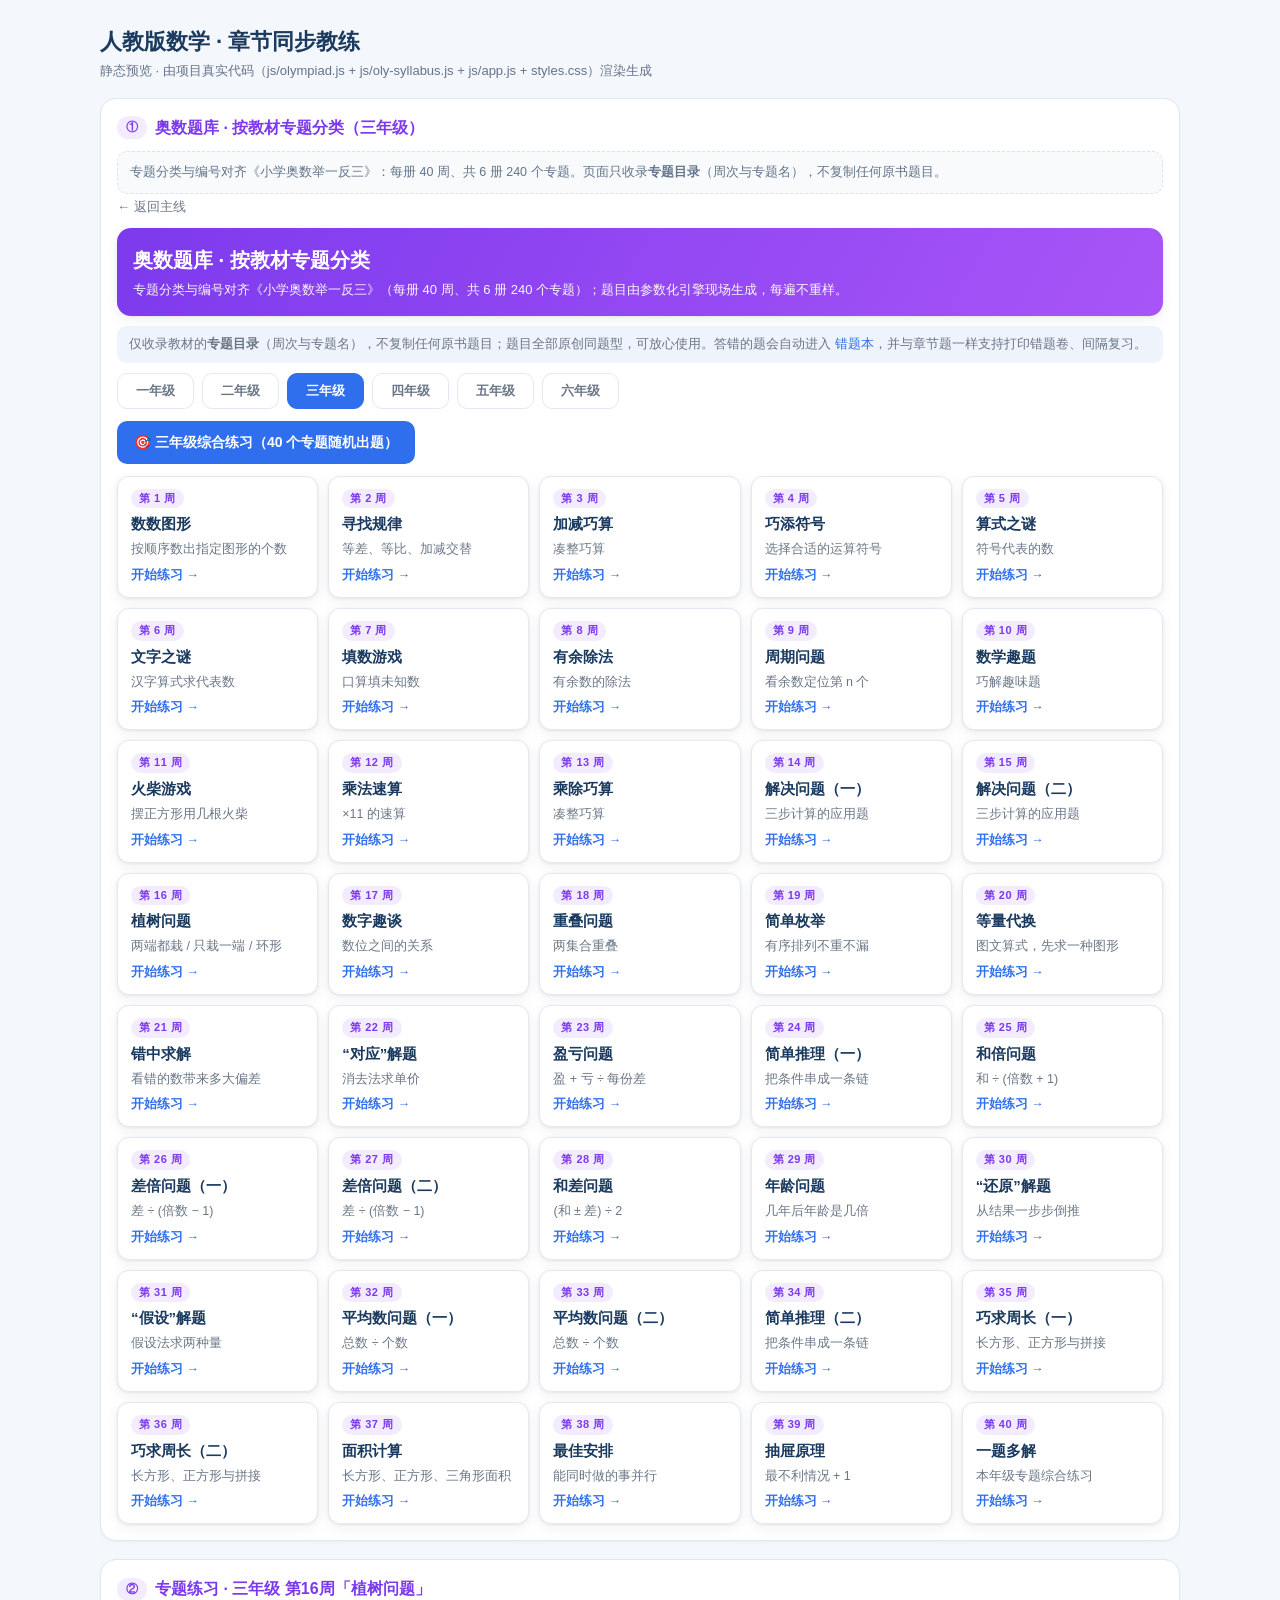
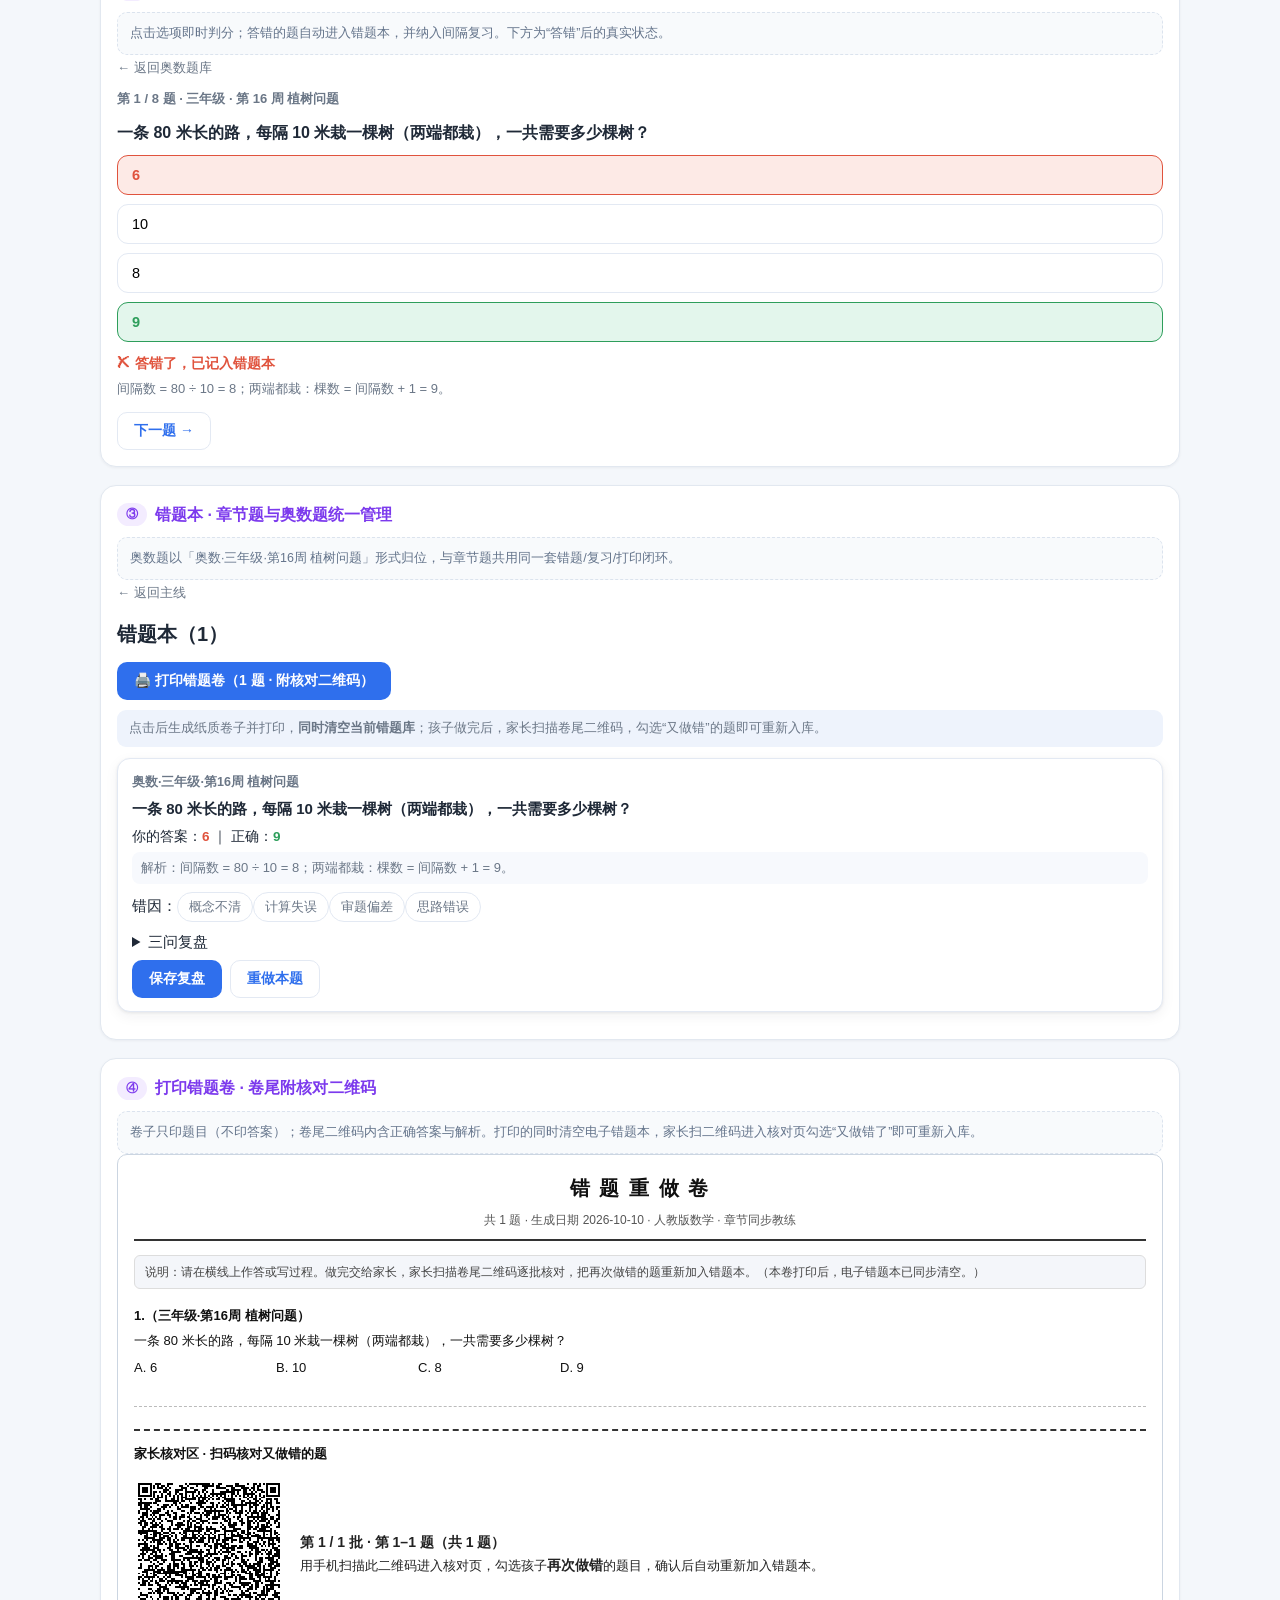
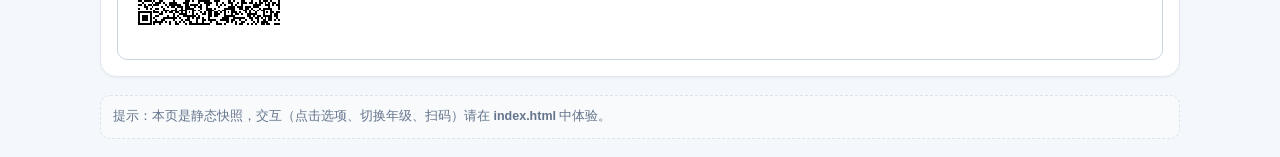
<file: preview.html>
<!DOCTYPE html>
<html lang="zh-CN"><head><meta charset="utf-8"><meta name="viewport" content="width=device-width,initial-scale=1">
<title>人教版数学·章节同步教练 —— 功能预览</title>
<style>
/* 人教版数学 · 章节同步教练 —— 样式（浅色、紧凑、移动端友好） */
:root{
  --blue:#2f6fed; --blue-d:#1a3a5f; --ok:#2e9e5b; --no:#e0533d;
  --bg:#f3f6fc; --card:#fff; --line:#e3e9f3; --txt:#1f2937; --mut:#6b7787;
  --shadow:0 1px 3px rgba(31,41,55,.08),0 4px 14px rgba(31,41,55,.06);
}
*{box-sizing:border-box}
html,body{margin:0;padding:0}
body{
  font-family:-apple-system,BlinkMacSystemFont,"Segoe UI","PingFang SC","Microsoft YaHei",sans-serif;
  background:var(--bg); color:var(--txt); font-size:15px; line-height:1.6;
  -webkit-text-size-adjust:100%;
}
a{color:var(--blue);text-decoration:none}
img,svg{max-width:100%}

/* 顶栏 */
.topbar{position:sticky;top:0;z-index:20;display:flex;align-items:center;gap:14px;
  padding:10px 16px;background:#fff;border-bottom:1px solid var(--line);box-shadow:var(--shadow)}
.brand{display:flex;align-items:center;gap:9px}
.logo{width:30px;height:30px;border-radius:9px;background:var(--blue);color:#fff;
  display:flex;align-items:center;justify-content:center;font-weight:700;font-size:18px}
.brand-title{font-weight:700;font-size:15px;line-height:1.1}
.brand-sub{font-size:11px;color:var(--mut)}
.nav{display:flex;gap:4px;margin-left:auto;flex-wrap:wrap}
.nav-link{position:relative;padding:7px 11px;border-radius:9px;color:var(--mut);font-size:13.5px;font-weight:600}
.nav-link:hover{background:#eef3fc;color:var(--blue)}
.nav-link.active{background:var(--blue);color:#fff}
.badge{position:absolute;top:-4px;right:-4px;min-width:17px;height:17px;padding:0 4px;border-radius:9px;
  background:var(--no);color:#fff;font-size:11px;line-height:17px;text-align:center;display:none}
.badge.show{display:block}

.view{max-width:880px;margin:0 auto;padding:16px 14px 70px}

/* 通用 */
.back{display:inline-block;margin-bottom:10px;color:var(--mut);font-size:13px}
.btn{display:inline-block;padding:9px 16px;border-radius:10px;border:1px solid transparent;
  font-size:14px;font-weight:600;cursor:pointer;text-align:center}
.btn-primary{background:var(--blue);color:#fff}
.btn-ok{background:var(--ok);color:#fff}
.btn-ghost{background:#fff;color:var(--blue);border-color:var(--line)}
.hint{color:var(--mut);font-size:13px;background:#eef3fc;padding:8px 12px;border-radius:9px;margin:10px 0}
.chip{display:inline-block;font-size:11.5px;padding:2px 8px;border-radius:20px;background:#eef3fc;color:var(--mut);margin:2px}
.chip-ok{background:#e3f6ec;color:var(--ok)}
.chip-k{background:#e8efff;color:var(--blue)}
.chip-m{background:#fdeae6;color:var(--no)}

/* 学段标签 */
.stage-tabs{display:flex;gap:8px}
.stage-tab{padding:8px 18px;border-radius:10px;border:1px solid var(--line);background:#fff;font-weight:700;cursor:pointer;color:var(--mut)}
.stage-tab.on{background:var(--blue);color:#fff;border-color:var(--blue)}
.stage-desc{color:var(--mut);font-size:13px;margin:10px 0 4px}

/* 章节树 */
.grade-block{margin-top:18px}
.grade-h{font-size:17px;margin:6px 0;border-left:4px solid var(--blue);padding-left:9px}
.vol-h{font-size:12.5px;color:var(--mut);margin:8px 0 4px}
.ch-grid{display:grid;grid-template-columns:repeat(auto-fill,minmax(150px,1fr));gap:9px}
.ch-card{background:var(--card);border:1px solid var(--line);border-radius:12px;padding:10px 12px;box-shadow:var(--shadow);display:block}
.ch-card:hover{transform:translateY(-1px);border-color:var(--blue)}
.ch-card.locked{opacity:.62;background:#fafbfd}
.ch-no{font-size:11.5px;color:var(--mut)}
.ch-title{font-weight:700;font-size:14.5px;margin:2px 0 6px}
.ch-badges{display:flex;flex-wrap:wrap;gap:3px}

/* 面板 */
.panel{background:var(--card);border:1px solid var(--line);border-radius:14px;padding:14px 15px;margin-top:14px;box-shadow:var(--shadow)}
.panel-h{font-size:16px;margin:0 0 10px}
.learn-head{background:linear-gradient(120deg,#2f6fed,#5b8def);color:#fff;border-radius:14px;padding:16px;box-shadow:var(--shadow)}
.lh-meta{font-size:12.5px;opacity:.9}
.lh-title{margin:4px 0;font-size:21px}
.lh-sum{margin:0;font-size:13.5px;opacity:.95}

/* 方法 */
.meth-list{display:grid;grid-template-columns:1fr;gap:10px}
.meth{border:1px solid var(--line);border-radius:11px;padding:11px 13px;background:#fbfdff}
.meth-name{font-weight:700;color:var(--blue-d);font-size:15px}
.meth-desc{color:var(--mut);font-size:13px;margin:3px 0 6px}
.meth-steps{margin:0;padding-left:20px;font-size:13px}
.meth-steps li{margin:3px 0}
.meth-steps b{color:var(--blue-d)}

/* 知识卡 / 思维导图 */
.know-cards{display:grid;grid-template-columns:repeat(auto-fill,minmax(220px,1fr));gap:9px;margin:10px 0}
.know{border:1px solid var(--line);border-radius:10px;padding:9px 11px;background:#fbfdff}
.know-term{font-weight:700;color:var(--blue-d)}
.know-def{font-size:13px;margin:3px 0}
.know-tip{font-size:12px;color:var(--ok);background:#eefaf2;padding:3px 7px;border-radius:7px}
.mindmap{width:100%;margin:6px 0 10px;border:1px solid var(--line);border-radius:10px}
.fig{width:100%;border:1px solid var(--line);border-radius:10px;margin:8px 0;background:#fff}

/* 题目 / 选项 */
.q-preview{margin:8px 0}
.q-item{padding:7px 10px;border:1px dashed var(--line);border-radius:9px;margin:6px 0;font-size:14px}
.q-idx{display:inline-block;width:20px;height:20px;line-height:20px;text-align:center;background:var(--blue);color:#fff;border-radius:50%;font-size:12px;margin-right:6px}
.q-text{font-size:16px;font-weight:600;margin:10px 0}
.opts{display:grid;gap:9px}
.opt{text-align:left;padding:11px 14px;border:1px solid var(--line);border-radius:11px;background:#fff;cursor:pointer;font-size:14.5px}
.opt:hover{border-color:var(--blue)}
.opt:disabled{cursor:default}
.opt-right{background:#e3f6ec;border-color:var(--ok);color:var(--ok);font-weight:700}
.opt-wrong{background:#fdeae6;border-color:var(--no);color:var(--no);font-weight:700}
.prac-head{font-size:13px;color:var(--mut);font-weight:600}
.prac-fb,.rev-fb{margin:10px 0;font-size:14px}
.fb-ok{color:var(--ok);font-weight:700}
.fb-no{color:var(--no);font-weight:700}
.fb-exp{color:var(--mut);font-size:13px;margin-top:4px}
.learn-actions,.summary-actions,.prac-nav{display:flex;gap:10px;flex-wrap:wrap;margin-top:12px}

/* 错题 / 复习 */
.page-h{font-size:20px;margin:4px 0 12px}
.mistake{border:1px solid var(--line);border-radius:13px;padding:13px 14px;margin:11px 0;background:#fff;box-shadow:var(--shadow)}
.mk-head{font-size:12.5px;color:var(--mut);font-weight:700}
.mk-q{font-size:15px;font-weight:600;margin:5px 0}
.mk-ans{font-size:13.5px;margin:4px 0}
.mk-ans .ok{color:var(--ok)} .mk-ans .no{color:var(--no)}
.mk-exp{font-size:13px;color:var(--mut);background:#f7f9fd;padding:6px 9px;border-radius:8px}
.mk-tags{margin:8px 0}
.tag{padding:5px 11px;border:1px solid var(--line);border-radius:20px;background:#fff;cursor:pointer;font-size:13px;color:var(--mut)}
.tag.on{background:var(--no);color:#fff;border-color:var(--no)}
.mk-review{margin:6px 0}
.ta{width:100%;min-height:48px;margin:6px 0;padding:8px;border:1px solid var(--line);border-radius:9px;font-family:inherit;font-size:13.5px;resize:vertical}
.mk-actions{display:flex;gap:8px;margin-top:6px}
.empty{text-align:center;padding:40px 10px;color:var(--mut)}
.rev-item{border:1px solid var(--line);border-radius:13px;padding:13px;margin:11px 0;background:#fff;box-shadow:var(--shadow)}
.rev-tag{font-size:12px;color:var(--blue);font-weight:700;margin-bottom:5px}
.rev-actions{display:flex;gap:8px;margin-top:8px}

/* 进度 */
.stat-grid{display:grid;grid-template-columns:repeat(4,1fr);gap:9px;margin:8px 0 16px}
.stat{background:#fff;border:1px solid var(--line);border-radius:12px;padding:12px 8px;text-align:center;box-shadow:var(--shadow)}
.stat-n{font-size:21px;font-weight:800;color:var(--blue)}
.stat-l{font-size:12px;color:var(--mut)}
.prog-row{display:flex;align-items:center;gap:10px;margin:8px 0}
.prog-name{width:48px;font-weight:600;font-size:13.5px}
.prog-bar{flex:1;height:10px;background:#e9eef7;border-radius:6px;overflow:hidden}
.prog-bar i{display:block;height:100%;background:var(--blue)}
.prog-num{font-size:13px;color:var(--mut);width:48px;text-align:right}

/* Toast */
.toast{position:fixed;left:50%;bottom:32px;transform:translateX(-50%) translateY(20px);background:#1f2937;color:#fff;
  padding:10px 18px;border-radius:11px;font-size:14px;opacity:0;pointer-events:none;transition:.25s;z-index:50}
.toast.show{opacity:1;transform:translateX(-50%) translateY(0)}

/* 移动端 */
@media (max-width:640px){
  .topbar{flex-wrap:wrap;gap:8px;padding:8px 12px}
  .nav{gap:3px;width:100%;justify-content:flex-start}
  .nav-link{padding:6px 9px;font-size:12.5px}
  .brand-sub{display:none}
  .view{padding:12px 10px 72px}
  .ch-grid{grid-template-columns:repeat(auto-fill,minmax(130px,1fr));gap:8px}
  .stat-grid{grid-template-columns:repeat(2,1fr)}
  .lh-title{font-size:18px}
}

/* ============================================================
 * 融入层新增样式：解题技巧卡 / 动图 / 诊断
 * ============================================================ */

/* 解题方法卡（来自融会贯通技巧库） */
.tech-list{display:grid;grid-template-columns:repeat(auto-fill,minmax(260px,1fr));gap:12px}
.tech-method{background:#fbfdff;border:1px solid #e3ebf7;border-radius:12px;padding:14px 14px 16px}
.tm-head{display:flex;align-items:baseline;justify-content:space-between;gap:8px;margin-bottom:6px}
.tm-name{font-weight:700;color:#1a3a5f;font-size:15px}
.tm-grade{font-size:11px;color:#7c8aa0;background:#eef3ff;border-radius:6px;padding:1px 7px;white-space:nowrap}
.tm-sum{font-size:13px;color:#475569;line-height:1.6;margin-bottom:8px}
.tm-steps{margin:0;padding-left:20px;font-size:12.5px;color:#334155;line-height:1.7}
.tm-steps li{margin:2px 0}
.tm-anim{margin-top:10px;font-size:12.5px}
.tm-animlink{display:inline-block;margin-top:10px;font-size:12.5px;color:#1677ff;text-decoration:none}
.tm-animlink:hover{text-decoration:underline}
/* 「看相关演示」跳入时目标演示卡高亮 */
.anim-flash{outline:2px solid #1677ff;border-radius:10px;animation:animflash 1.8s ease 1}
@keyframes animflash{0%{background:rgba(22,119,255,.16)}100%{background:transparent}}

/* 动图盒子 / 画廊 */
.anim-box{margin-top:10px;border:1px solid #e6edf7;border-radius:10px;background:#fff;padding:8px;min-height:40px;overflow:auto}
.anim-box svg{display:block;max-width:100%;height:auto}
.anim-cap{font-size:12px;color:#64748b;margin:4px 2px 8px;line-height:1.5}
.anim-ctrls{margin:6px 0}
.anim-gallery{display:grid;grid-template-columns:repeat(auto-fill,minmax(280px,1fr));gap:14px}
.anim-card{border:1px solid #e3ebf7;border-radius:12px;padding:12px;background:#fff}
.anim-card-h{font-weight:600;color:#1a3a5f;font-size:14px;margin-bottom:8px}

/* 诊断页 */
.card{background:#fff;border:1px solid #e3ebf7;border-radius:14px;padding:14px 16px;margin:10px 0}
.card h3{margin:0 0 10px;font-size:15px;color:#1a3a5f}
.diag-head{background:linear-gradient(135deg,#eef4ff,#f7fbff)}
.diag-top{display:flex;align-items:center;gap:18px;flex-wrap:wrap}
.diag-mastery{text-align:center}
.diag-mastery .n{font-size:30px;font-weight:800;color:#2f6fed;line-height:1}
.diag-mastery .l{font-size:12px;color:#7c8aa0;margin-top:4px}
.diag-stats{display:flex;gap:18px;flex-wrap:wrap;font-size:13px;color:#475569}
.diag-stats b{color:#1a3a5f;font-size:16px}
.bar{height:10px;background:#e9eef6;border-radius:6px;overflow:hidden;margin-top:12px}
.bar i{display:block;height:100%;background:#2f6fed;border-radius:6px;transition:width .4s}
.bar.mini{height:8px;margin:0;flex:1}
.bar.mini i.warn{background:#f59e0b}
.diag-concl .muted{font-size:13.5px;line-height:1.75;color:#475569}
.stage-row{display:flex;align-items:center;gap:10px;margin:8px 0;font-size:13px}
.stage-name{width:170px;flex-shrink:0;color:#1a3a5f;font-weight:600}
.stage-num{color:#7c8aa0;white-space:nowrap;font-size:12px}
.muted{color:#64748b;font-size:13px;line-height:1.7}
.row{display:flex;gap:10px;flex-wrap:wrap}
.btn.soft{background:#eef3ff;color:#2f6fed}
.warn{color:#d97706}
.empty{padding:26px;text-align:center;color:#7c8aa0;background:#f7faff;border:1px dashed #d4e0f2;border-radius:12px}

/* ============================================================
 * 返回顶部悬浮按钮
 * ============================================================ */
#toTop{position:fixed;right:20px;bottom:26px;z-index:60;width:46px;height:46px;border-radius:50%;
  border:1px solid #d4e0f2;background:#fff;color:var(--blue);font-size:20px;font-weight:800;line-height:1;
  cursor:pointer;box-shadow:0 6px 18px rgba(47,111,237,.22);opacity:0;visibility:hidden;
  transform:translateY(12px);transition:opacity .25s,transform .25s,visibility .25s}
#toTop.show{opacity:1;visibility:visible;transform:translateY(0)}
#toTop:hover{background:var(--blue);color:#fff;border-color:var(--blue)}
#toTop:active{transform:scale(.94)}

/* ============================================================
 * 错题卷打印
 * ============================================================ */
.print-toolbar{margin:6px 0 4px}
#printArea{display:none}
.paper{color:#111;font-size:13px;line-height:1.7}
.paper-head{text-align:center;border-bottom:2px solid #333;padding-bottom:8px;margin-bottom:14px}
.paper-title{font-size:20px;font-weight:800;letter-spacing:2px}
.paper-meta{font-size:12px;color:#555;margin-top:5px}
.paper-tip{font-size:12px;color:#444;background:#f4f6fa;border:1px solid #ddd;border-radius:6px;
  padding:6px 10px;margin:10px 0 16px}
.pq{margin:0 0 14px;page-break-inside:avoid;break-inside:avoid}
.pq-no{font-weight:700;margin-bottom:3px}
.pq-q{margin-bottom:5px}
.pq-opts{display:flex;flex-wrap:wrap;gap:6px 22px;margin-bottom:6px}
.pq-opt{min-width:120px}
.pq-blank{border-bottom:1px dashed #bbb;height:22px;margin-top:4px}
.paper-figs svg{max-width:220px}
.qr-section{margin-top:22px;border-top:2px dashed #333;padding-top:12px;page-break-inside:avoid;break-inside:avoid}
.qr-block{margin:14px 0;display:flex;gap:16px;align-items:center;page-break-inside:avoid;break-inside:avoid}
.qr-block .qr-img{flex:0 0 auto}
.qr-block .qr-img svg,.qr-block .qr-img img{width:150px;height:150px;display:block}
.qr-img-src{image-rendering:pixelated}
.qr-block .qr-txt{font-size:12.5px;color:#222}
.qr-block .qr-txt b{font-size:14px}
@media print{
  html,body{background:#fff}
  .topbar,.nav,#toTop,#toast,.view{display:none !important}
  #printArea{display:block !important;position:static;width:100%;max-width:none;margin:0;padding:0}
  @page{margin:14mm}
}

/* ============================================================
 * 扫码复核页
 * ============================================================ */
.scan-head{background:linear-gradient(120deg,#2f6fed,#5b8def);color:#fff;border-radius:14px;padding:16px;box-shadow:var(--shadow)}
.scan-head h1{margin:0 0 4px;font-size:20px}
.scan-head p{margin:0;font-size:13px;opacity:.95}
.sc-item{border:1px solid var(--line);border-radius:13px;padding:13px 14px;margin:11px 0;background:#fff;box-shadow:var(--shadow);transition:.15s}
.sc-item.wrong{border-color:var(--no);background:#fff7f5}
.sc-item .sc-no{font-weight:700;color:var(--blue-d);margin-right:4px}
.sc-q{font-size:15px;font-weight:600;margin:5px 0}
.sc-ans{font-size:13.5px;color:var(--ok);margin:4px 0}
.sc-ans b{color:var(--ok)}
.sc-exp{font-size:12.5px;color:var(--mut);background:#f7f9fd;padding:6px 9px;border-radius:8px;margin:4px 0}
.sc-check{display:inline-flex;align-items:center;gap:8px;margin-top:8px;cursor:pointer;font-weight:700;color:var(--no);user-select:none}
.sc-check input{width:18px;height:18px}
.scan-bar{position:sticky;bottom:0;background:#fff;border-top:1px solid var(--line);padding:10px 0;display:flex;gap:10px;align-items:center;flex-wrap:wrap;box-shadow:0 -4px 14px rgba(31,41,55,.06)}
.scan-bar .cnt{color:var(--mut);font-size:13.5px;margin-right:auto}

/* ============================================================
 * 奥数题库（按年级的专题网格）
 * ============================================================ */
.oly-grid{display:grid;grid-template-columns:repeat(auto-fill,minmax(200px,1fr));gap:10px;margin-top:6px}
.oly-topic{background:var(--card);border:1px solid var(--line);border-radius:12px;padding:12px 13px;box-shadow:var(--shadow);display:flex;flex-direction:column;gap:4px;transition:.15s}
.oly-topic:hover{transform:translateY(-1px);border-color:var(--blue)}
.oly-topic-n{font-weight:700;font-size:15px;color:var(--blue-d)}
.oly-topic-w{font-size:11px;font-weight:700;color:#7c3aed;background:#f3ecff;border-radius:20px;padding:1px 8px;align-self:flex-start;letter-spacing:.5px}
.oly-topic-d{font-size:12.5px;color:var(--mut);line-height:1.5;flex:1}
.oly-topic-go{font-size:12.5px;font-weight:700;color:var(--blue);margin-top:2px}
.oly-head{background:linear-gradient(120deg,#7c3aed,#a855f7);color:#fff;border-radius:14px;padding:16px;box-shadow:var(--shadow)}
.oly-head h1{margin:0 0 4px;font-size:20px}
.oly-head p{margin:0;font-size:13px;opacity:.95}
.oly-topic-tag{display:inline-block;font-size:11px;padding:1px 7px;border-radius:20px;background:#f3ecff;color:#7c3aed;margin-left:6px;vertical-align:middle}

body{background:#f4f7fb;margin:0;padding:18px}
.pv-wrap{max-width:1080px;margin:0 auto}
.pv-title{font-size:22px;font-weight:800;color:#1a3a5f;margin:6px 0 2px}
.pv-sub{color:#64748b;font-size:13px;margin-bottom:16px}
.pv-sec{background:#fff;border:1px solid #e2e8f0;border-radius:16px;padding:16px;margin-bottom:18px;box-shadow:0 1px 3px rgba(16,24,40,.05)}
.pv-h{font-size:16px;font-weight:800;color:#7c3aed;margin:0 0 10px;display:flex;align-items:center;gap:8px}
.pv-h span{background:#f3ecff;border-radius:20px;font-size:12px;padding:2px 9px;color:#7c3aed;font-weight:700}
.pv-note{font-size:12.5px;color:#64748b;line-height:1.7;background:#f8fafc;border:1px dashed #dbe3ee;border-radius:10px;padding:10px 12px;margin-top:10px}
.paper{border:1px solid #cbd5e1;border-radius:10px;padding:16px}
</style></head>
<body><div class="pv-wrap">
<div class="pv-title">人教版数学 · 章节同步教练</div>
<div class="pv-sub">静态预览 · 由项目真实代码（js/olympiad.js + js/oly-syllabus.js + js/app.js + styles.css）渲染生成</div>

<div class="pv-sec"><div class="pv-h"><span>①</span>奥数题库 · 按教材专题分类（三年级）</div>
<div class="pv-note">专题分类与编号对齐《小学奥数举一反三》：每册 40 周、共 6 册 240 个专题。页面只收录<b>专题目录</b>（周次与专题名），不复制任何原书题目。</div>
<a class="back" href="#/home">← 返回主线</a>
    <div class="oly-head"><h1>奥数题库 · 按教材专题分类</h1>
      <p>专题分类与编号对齐《小学奥数举一反三》（每册 40 周、共 6 册 240 个专题）；题目由参数化引擎现场生成，每遍不重样。</p></div>
    <p class="hint">仅收录教材的<b>专题目录</b>（周次与专题名），不复制任何原书题目；题目全部原创同题型，可放心使用。答错的题会自动进入 <a href="javascript:void(0)" data-link="#/mistakes">错题本</a>，并与章节题一样支持打印错题卷、间隔复习。</p>
    <div class="stage-tabs"><button class="stage-tab " data-g="1">一年级</button><button class="stage-tab " data-g="2">二年级</button><button class="stage-tab on" data-g="3">三年级</button><button class="stage-tab " data-g="4">四年级</button><button class="stage-tab " data-g="5">五年级</button><button class="stage-tab " data-g="6">六年级</button></div>
    <div class="row" style="margin:12px 0">
      <a class="btn btn-primary" href="#/oly/p/3">🎯 三年级综合练习（40 个专题随机出题）</a>
    </div>
    <div class="oly-grid"><div class="oly-topic">
      <div class="oly-topic-w">第 1 周</div>
      <div class="oly-topic-n">数数图形</div>
      <div class="oly-topic-d">按顺序数出指定图形的个数</div>
      <a class="oly-topic-go" href="#/oly/p/3/g3w1">开始练习 →</a>
    </div><div class="oly-topic">
      <div class="oly-topic-w">第 2 周</div>
      <div class="oly-topic-n">寻找规律</div>
      <div class="oly-topic-d">等差、等比、加减交替</div>
      <a class="oly-topic-go" href="#/oly/p/3/g3w2">开始练习 →</a>
    </div><div class="oly-topic">
      <div class="oly-topic-w">第 3 周</div>
      <div class="oly-topic-n">加减巧算</div>
      <div class="oly-topic-d">凑整巧算</div>
      <a class="oly-topic-go" href="#/oly/p/3/g3w3">开始练习 →</a>
    </div><div class="oly-topic">
      <div class="oly-topic-w">第 4 周</div>
      <div class="oly-topic-n">巧添符号</div>
      <div class="oly-topic-d">选择合适的运算符号</div>
      <a class="oly-topic-go" href="#/oly/p/3/g3w4">开始练习 →</a>
    </div><div class="oly-topic">
      <div class="oly-topic-w">第 5 周</div>
      <div class="oly-topic-n">算式之谜</div>
      <div class="oly-topic-d">符号代表的数</div>
      <a class="oly-topic-go" href="#/oly/p/3/g3w5">开始练习 →</a>
    </div><div class="oly-topic">
      <div class="oly-topic-w">第 6 周</div>
      <div class="oly-topic-n">文字之谜</div>
      <div class="oly-topic-d">汉字算式求代表数</div>
      <a class="oly-topic-go" href="#/oly/p/3/g3w6">开始练习 →</a>
    </div><div class="oly-topic">
      <div class="oly-topic-w">第 7 周</div>
      <div class="oly-topic-n">填数游戏</div>
      <div class="oly-topic-d">口算填未知数</div>
      <a class="oly-topic-go" href="#/oly/p/3/g3w7">开始练习 →</a>
    </div><div class="oly-topic">
      <div class="oly-topic-w">第 8 周</div>
      <div class="oly-topic-n">有余除法</div>
      <div class="oly-topic-d">有余数的除法</div>
      <a class="oly-topic-go" href="#/oly/p/3/g3w8">开始练习 →</a>
    </div><div class="oly-topic">
      <div class="oly-topic-w">第 9 周</div>
      <div class="oly-topic-n">周期问题</div>
      <div class="oly-topic-d">看余数定位第 n 个</div>
      <a class="oly-topic-go" href="#/oly/p/3/g3w9">开始练习 →</a>
    </div><div class="oly-topic">
      <div class="oly-topic-w">第 10 周</div>
      <div class="oly-topic-n">数学趣题</div>
      <div class="oly-topic-d">巧解趣味题</div>
      <a class="oly-topic-go" href="#/oly/p/3/g3w10">开始练习 →</a>
    </div><div class="oly-topic">
      <div class="oly-topic-w">第 11 周</div>
      <div class="oly-topic-n">火柴游戏</div>
      <div class="oly-topic-d">摆正方形用几根火柴</div>
      <a class="oly-topic-go" href="#/oly/p/3/g3w11">开始练习 →</a>
    </div><div class="oly-topic">
      <div class="oly-topic-w">第 12 周</div>
      <div class="oly-topic-n">乘法速算</div>
      <div class="oly-topic-d">×11 的速算</div>
      <a class="oly-topic-go" href="#/oly/p/3/g3w12">开始练习 →</a>
    </div><div class="oly-topic">
      <div class="oly-topic-w">第 13 周</div>
      <div class="oly-topic-n">乘除巧算</div>
      <div class="oly-topic-d">凑整巧算</div>
      <a class="oly-topic-go" href="#/oly/p/3/g3w13">开始练习 →</a>
    </div><div class="oly-topic">
      <div class="oly-topic-w">第 14 周</div>
      <div class="oly-topic-n">解决问题（一）</div>
      <div class="oly-topic-d">三步计算的应用题</div>
      <a class="oly-topic-go" href="#/oly/p/3/g3w14">开始练习 →</a>
    </div><div class="oly-topic">
      <div class="oly-topic-w">第 15 周</div>
      <div class="oly-topic-n">解决问题（二）</div>
      <div class="oly-topic-d">三步计算的应用题</div>
      <a class="oly-topic-go" href="#/oly/p/3/g3w15">开始练习 →</a>
    </div><div class="oly-topic">
      <div class="oly-topic-w">第 16 周</div>
      <div class="oly-topic-n">植树问题</div>
      <div class="oly-topic-d">两端都栽 / 只栽一端 / 环形</div>
      <a class="oly-topic-go" href="#/oly/p/3/g3w16">开始练习 →</a>
    </div><div class="oly-topic">
      <div class="oly-topic-w">第 17 周</div>
      <div class="oly-topic-n">数字趣谈</div>
      <div class="oly-topic-d">数位之间的关系</div>
      <a class="oly-topic-go" href="#/oly/p/3/g3w17">开始练习 →</a>
    </div><div class="oly-topic">
      <div class="oly-topic-w">第 18 周</div>
      <div class="oly-topic-n">重叠问题</div>
      <div class="oly-topic-d">两集合重叠</div>
      <a class="oly-topic-go" href="#/oly/p/3/g3w18">开始练习 →</a>
    </div><div class="oly-topic">
      <div class="oly-topic-w">第 19 周</div>
      <div class="oly-topic-n">简单枚举</div>
      <div class="oly-topic-d">有序排列不重不漏</div>
      <a class="oly-topic-go" href="#/oly/p/3/g3w19">开始练习 →</a>
    </div><div class="oly-topic">
      <div class="oly-topic-w">第 20 周</div>
      <div class="oly-topic-n">等量代换</div>
      <div class="oly-topic-d">图文算式，先求一种图形</div>
      <a class="oly-topic-go" href="#/oly/p/3/g3w20">开始练习 →</a>
    </div><div class="oly-topic">
      <div class="oly-topic-w">第 21 周</div>
      <div class="oly-topic-n">错中求解</div>
      <div class="oly-topic-d">看错的数带来多大偏差</div>
      <a class="oly-topic-go" href="#/oly/p/3/g3w21">开始练习 →</a>
    </div><div class="oly-topic">
      <div class="oly-topic-w">第 22 周</div>
      <div class="oly-topic-n">“对应”解题</div>
      <div class="oly-topic-d">消去法求单价</div>
      <a class="oly-topic-go" href="#/oly/p/3/g3w22">开始练习 →</a>
    </div><div class="oly-topic">
      <div class="oly-topic-w">第 23 周</div>
      <div class="oly-topic-n">盈亏问题</div>
      <div class="oly-topic-d">盈 + 亏 ÷ 每份差</div>
      <a class="oly-topic-go" href="#/oly/p/3/g3w23">开始练习 →</a>
    </div><div class="oly-topic">
      <div class="oly-topic-w">第 24 周</div>
      <div class="oly-topic-n">简单推理（一）</div>
      <div class="oly-topic-d">把条件串成一条链</div>
      <a class="oly-topic-go" href="#/oly/p/3/g3w24">开始练习 →</a>
    </div><div class="oly-topic">
      <div class="oly-topic-w">第 25 周</div>
      <div class="oly-topic-n">和倍问题</div>
      <div class="oly-topic-d">和 ÷ (倍数 + 1)</div>
      <a class="oly-topic-go" href="#/oly/p/3/g3w25">开始练习 →</a>
    </div><div class="oly-topic">
      <div class="oly-topic-w">第 26 周</div>
      <div class="oly-topic-n">差倍问题（一）</div>
      <div class="oly-topic-d">差 ÷ (倍数 − 1)</div>
      <a class="oly-topic-go" href="#/oly/p/3/g3w26">开始练习 →</a>
    </div><div class="oly-topic">
      <div class="oly-topic-w">第 27 周</div>
      <div class="oly-topic-n">差倍问题（二）</div>
      <div class="oly-topic-d">差 ÷ (倍数 − 1)</div>
      <a class="oly-topic-go" href="#/oly/p/3/g3w27">开始练习 →</a>
    </div><div class="oly-topic">
      <div class="oly-topic-w">第 28 周</div>
      <div class="oly-topic-n">和差问题</div>
      <div class="oly-topic-d">(和 ± 差) ÷ 2</div>
      <a class="oly-topic-go" href="#/oly/p/3/g3w28">开始练习 →</a>
    </div><div class="oly-topic">
      <div class="oly-topic-w">第 29 周</div>
      <div class="oly-topic-n">年龄问题</div>
      <div class="oly-topic-d">几年后年龄是几倍</div>
      <a class="oly-topic-go" href="#/oly/p/3/g3w29">开始练习 →</a>
    </div><div class="oly-topic">
      <div class="oly-topic-w">第 30 周</div>
      <div class="oly-topic-n">“还原”解题</div>
      <div class="oly-topic-d">从结果一步步倒推</div>
      <a class="oly-topic-go" href="#/oly/p/3/g3w30">开始练习 →</a>
    </div><div class="oly-topic">
      <div class="oly-topic-w">第 31 周</div>
      <div class="oly-topic-n">“假设”解题</div>
      <div class="oly-topic-d">假设法求两种量</div>
      <a class="oly-topic-go" href="#/oly/p/3/g3w31">开始练习 →</a>
    </div><div class="oly-topic">
      <div class="oly-topic-w">第 32 周</div>
      <div class="oly-topic-n">平均数问题（一）</div>
      <div class="oly-topic-d">总数 ÷ 个数</div>
      <a class="oly-topic-go" href="#/oly/p/3/g3w32">开始练习 →</a>
    </div><div class="oly-topic">
      <div class="oly-topic-w">第 33 周</div>
      <div class="oly-topic-n">平均数问题（二）</div>
      <div class="oly-topic-d">总数 ÷ 个数</div>
      <a class="oly-topic-go" href="#/oly/p/3/g3w33">开始练习 →</a>
    </div><div class="oly-topic">
      <div class="oly-topic-w">第 34 周</div>
      <div class="oly-topic-n">简单推理（二）</div>
      <div class="oly-topic-d">把条件串成一条链</div>
      <a class="oly-topic-go" href="#/oly/p/3/g3w34">开始练习 →</a>
    </div><div class="oly-topic">
      <div class="oly-topic-w">第 35 周</div>
      <div class="oly-topic-n">巧求周长（一）</div>
      <div class="oly-topic-d">长方形、正方形与拼接</div>
      <a class="oly-topic-go" href="#/oly/p/3/g3w35">开始练习 →</a>
    </div><div class="oly-topic">
      <div class="oly-topic-w">第 36 周</div>
      <div class="oly-topic-n">巧求周长（二）</div>
      <div class="oly-topic-d">长方形、正方形与拼接</div>
      <a class="oly-topic-go" href="#/oly/p/3/g3w36">开始练习 →</a>
    </div><div class="oly-topic">
      <div class="oly-topic-w">第 37 周</div>
      <div class="oly-topic-n">面积计算</div>
      <div class="oly-topic-d">长方形、正方形、三角形面积</div>
      <a class="oly-topic-go" href="#/oly/p/3/g3w37">开始练习 →</a>
    </div><div class="oly-topic">
      <div class="oly-topic-w">第 38 周</div>
      <div class="oly-topic-n">最佳安排</div>
      <div class="oly-topic-d">能同时做的事并行</div>
      <a class="oly-topic-go" href="#/oly/p/3/g3w38">开始练习 →</a>
    </div><div class="oly-topic">
      <div class="oly-topic-w">第 39 周</div>
      <div class="oly-topic-n">抽屉原理</div>
      <div class="oly-topic-d">最不利情况 + 1</div>
      <a class="oly-topic-go" href="#/oly/p/3/g3w39">开始练习 →</a>
    </div><div class="oly-topic">
      <div class="oly-topic-w">第 40 周</div>
      <div class="oly-topic-n">一题多解</div>
      <div class="oly-topic-d">本年级专题综合练习</div>
      <a class="oly-topic-go" href="#/oly/p/3/g3w40">开始练习 →</a>
    </div></div></div>

<div class="pv-sec"><div class="pv-h"><span>②</span>专题练习 · 三年级 第16周「植树问题」</div>
<div class="pv-note">点击选项即时判分；答错的题自动进入错题本，并纳入间隔复习。下方为“答错”后的真实状态。</div>
<a class="back" href="#/oly/g/3">← 返回奥数题库</a>
    <div class="prac-head">第 1 / 8 题 · 三年级 · 第 16 周 植树问题</div><div class="q-text">一条 80 米长的路，每隔 10 米栽一棵树（两端都栽），一共需要多少棵树？</div><div class="opts"><button class="opt opt-wrong" data-i="0">6</button><button class="opt" data-i="1">10</button><button class="opt" data-i="2">8</button><button class="opt opt-right" data-i="3">9</button></div><div class="prac-fb" id="fb"><div class="fb-no">✗ 答错了，已记入错题本</div><div class="fb-exp">间隔数 = 80 ÷ 10 = 8；两端都栽：棵数 = 间隔数 + 1 = 9。</div></div>
    <div class="prac-nav"><button class="btn btn-ghost" id="nextBtn" disabled>下一题 →</button></div></div>

<div class="pv-sec"><div class="pv-h"><span>③</span>错题本 · 章节题与奥数题统一管理</div>
<div class="pv-note">奥数题以「奥数·三年级·第16周 植树问题」形式归位，与章节题共用同一套错题/复习/打印闭环。</div>
<a class="back" href="#/home">← 返回主线</a>
    <h1 class="page-h">错题本（1）</h1><div class="print-toolbar">
      <button class="btn btn-primary" id="btnPrint">🖨️ 打印错题卷（1 题 · 附核对二维码）</button>
      <p class="hint">点击后生成纸质卷子并打印，<b>同时清空当前错题库</b>；孩子做完后，家长扫描卷尾二维码，勾选“又做错”的题即可重新入库。</p>
    </div><div class="mistake" data-id="oly:3:g3w16#g3w16#dh04kk">
      <div class="mk-head">奥数·三年级·第16周 植树问题</div>
      <div class="mk-q">一条 80 米长的路，每隔 10 米栽一棵树（两端都栽），一共需要多少棵树？</div>
      <div class="mk-ans">你的答案：<b class="no">6</b> ｜ 正确：<b class="ok">9</b></div>
      <div class="mk-exp">解析：间隔数 = 80 ÷ 10 = 8；两端都栽：棵数 = 间隔数 + 1 = 9。</div>
      <div class="mk-tags">错因：<button class="tag " data-tag="concept">概念不清</button><button class="tag " data-tag="calc">计算失误</button><button class="tag " data-tag="read">审题偏差</button><button class="tag " data-tag="idea">思路错误</button></div>
      <details class="mk-review"><summary>三问复盘</summary>
        <textarea class="ta" data-f="why" placeholder="① 为什么错？"></textarea>
        <textarea class="ta" data-f="right" placeholder="② 正确思路是什么？"></textarea>
        <textarea class="ta" data-f="how" placeholder="③ 以后怎么避免？"></textarea>
      </details>
      <div class="mk-actions">
        <button class="btn btn-primary mk-save">保存复盘</button>
        <button class="btn btn-ghost mk-practice">重做本题</button>
      </div>
    </div></div>

<div class="pv-sec"><div class="pv-h"><span>④</span>打印错题卷 · 卷尾附核对二维码</div>
<div class="pv-note">卷子只印题目（不印答案）；卷尾二维码内含正确答案与解析。打印的同时清空电子错题本，家长扫二维码进入核对页勾选“又做错了”即可重新入库。</div>
<div class="paper">
    <div class="paper-head">
      <div class="paper-title">错 题 重 做 卷</div>
      <div class="paper-meta">共 1 题 · 生成日期 2026-10-10 · 人教版数学 · 章节同步教练</div>
    </div>
    <div class="paper-tip">说明：请在横线上作答或写过程。做完交给家长，家长扫描卷尾二维码逐批核对，把再次做错的题重新加入错题本。（本卷打印后，电子错题本已同步清空。）</div><div class="pq">
      <div class="pq-no">1.（三年级·第16周 植树问题）</div>
      <div class="pq-q">一条 80 米长的路，每隔 10 米栽一棵树（两端都栽），一共需要多少棵树？</div><div class="pq-opts"><span class="pq-opt">A. 6</span><span class="pq-opt">B. 10</span><span class="pq-opt">C. 8</span><span class="pq-opt">D. 9</span></div><div class="pq-blank"></div></div><div class="qr-section"><div style="font-weight:700;margin-bottom:6px">家长核对区 · 扫码核对又做错的题</div><div class="qr-block">
      <div class="qr-img"><img class="qr-img-src" alt="错题核对二维码" src="[data-uri]"/></div>
      <div class="qr-txt">
        <b>第 1 / 1 批 · 第 1–1 题（共 1 题）</b><br>
        用手机扫描此二维码进入核对页，勾选孩子<b>再次做错</b>的题目，确认后自动重新加入错题本。
      </div></div></div></div></div>

<div class="pv-note">提示：本页是静态快照，交互（点击选项、切换年级、扫码）请在 <b>index.html</b> 中体验。</div>
</div></body></html>
</file>
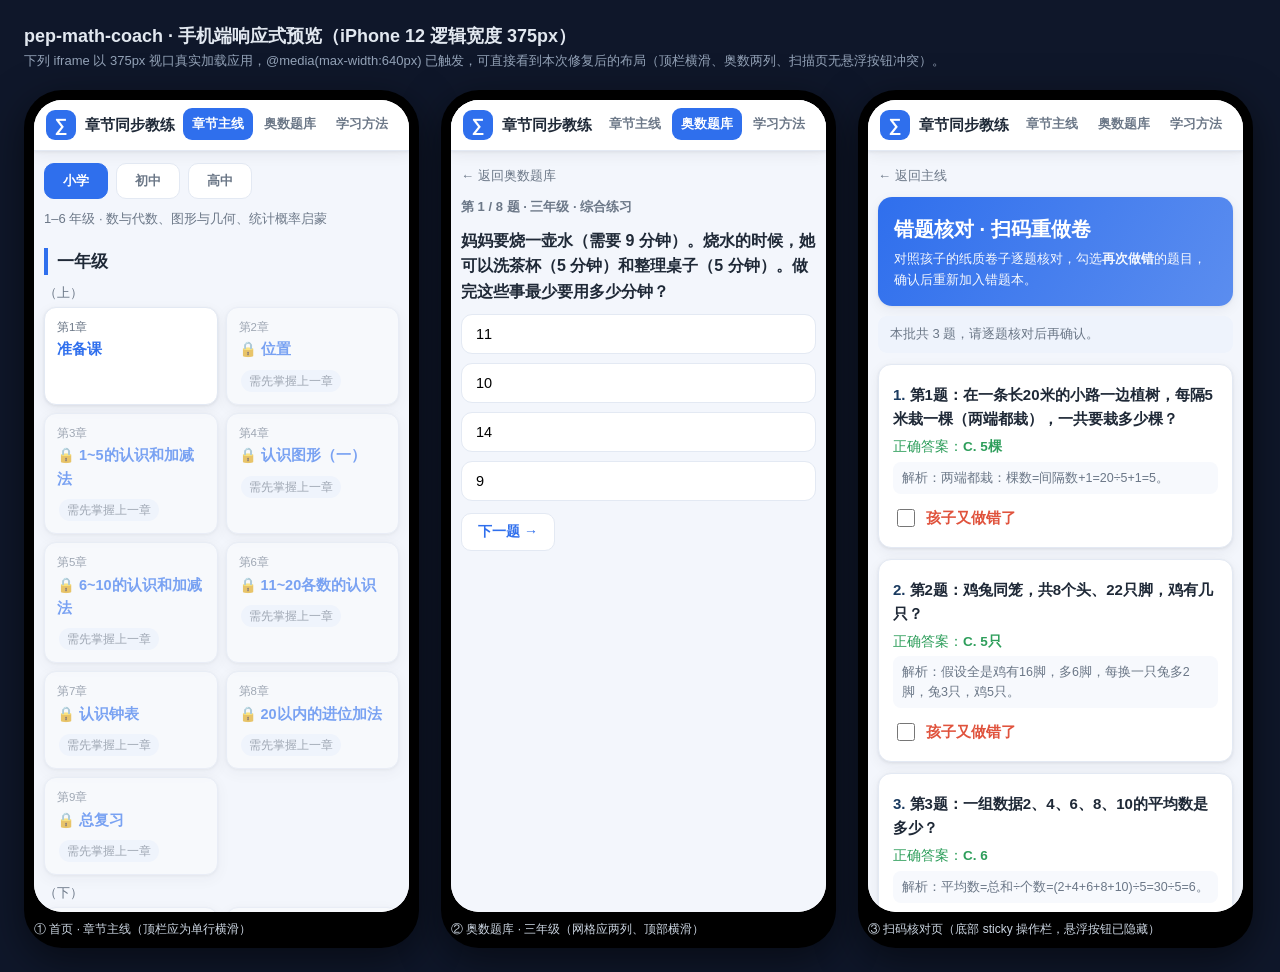
<file: preview_mobile.html>
<!doctype html><html lang="zh-CN"><head><meta charset="utf-8">
<meta name="viewport" content="width=device-width,initial-scale=1">
<title>pep-math-coach · 手机端预览（375px）</title>
<style>
body{margin:0;background:#0f172a;font-family:-apple-system,"PingFang SC",sans-serif;color:#e2e8f0;padding:24px}
h1{font-size:18px;margin:0 0 4px}
p.sub{color:#94a3b8;font-size:13px;margin:0 0 20px}
.wrap{display:flex;gap:22px;flex-wrap:wrap;align-items:flex-start}
.phone{background:#000;border-radius:38px;padding:10px;box-shadow:0 12px 40px rgba(0,0,0,.5)}
.screen{width:375px;height:812px;border-radius:28px;overflow:hidden;background:#fff;position:relative}
.screen iframe{width:375px;height:812px;border:0;display:block}
.cap{margin-top:8px;font-size:12px;color:#cbd5e1;max-width:375px;line-height:1.5}
</style></head><body>
<h1>pep-math-coach · 手机端响应式预览（iPhone 12 逻辑宽度 375px）</h1>
<p class="sub">下列 iframe 以 375px 视口真实加载应用，@media(max-width:640px) 已触发，可直接看到本次修复后的布局（顶栏横滑、奥数两列、扫描页无悬浮按钮冲突）。</p>
<div class="wrap">
<div class="phone"><div class="screen"><iframe src="index.html#/" loading="lazy"></iframe></div><div class="cap">① 首页 · 章节主线（顶栏应为单行横滑）</div></div>
<div class="phone"><div class="screen"><iframe src="index.html#/oly/p/3" loading="lazy"></iframe></div><div class="cap">② 奥数题库 · 三年级（网格应两列、顶部横滑）</div></div>
<div class="phone"><div class="screen"><iframe src="index.html#/scan?d=[base64]" loading="lazy"></iframe></div><div class="cap">③ 扫码核对页（底部 sticky 操作栏，悬浮按钮已隐藏）</div></div>
</div>
</body></html>
</file>
